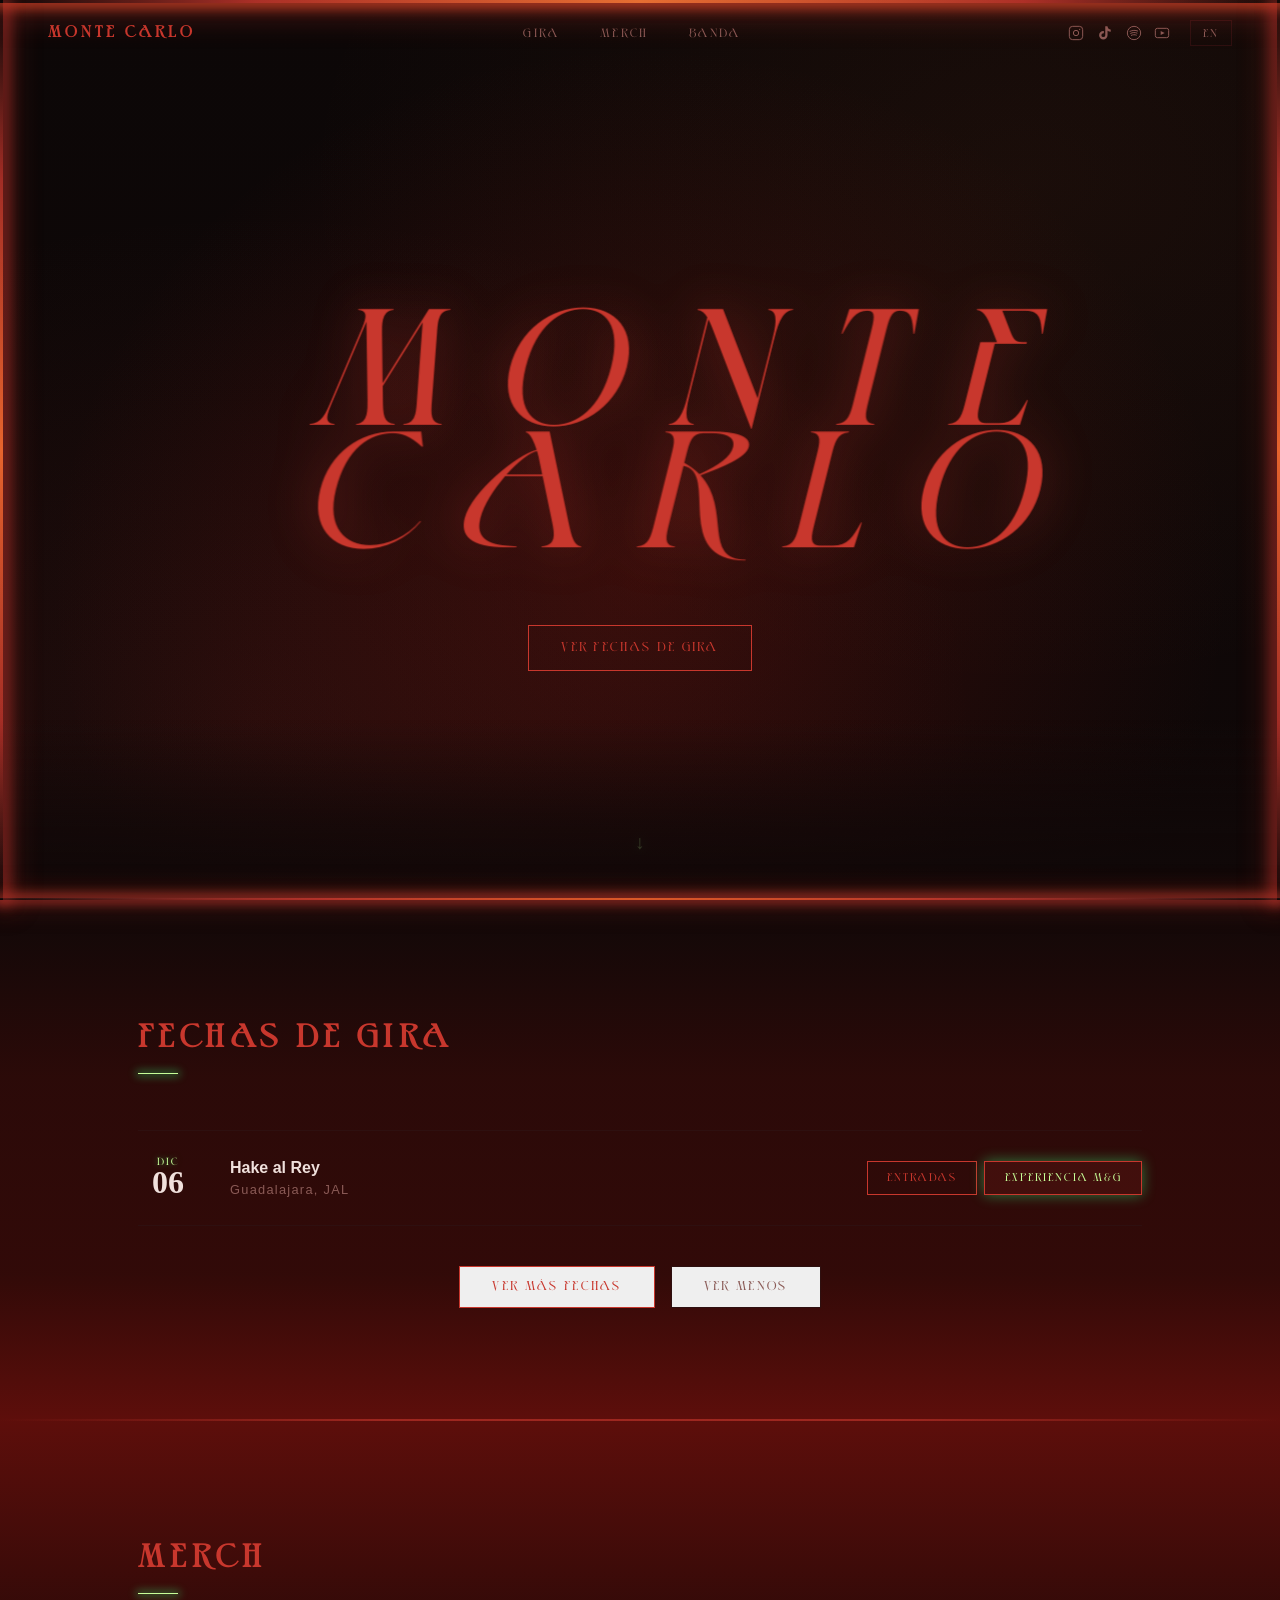
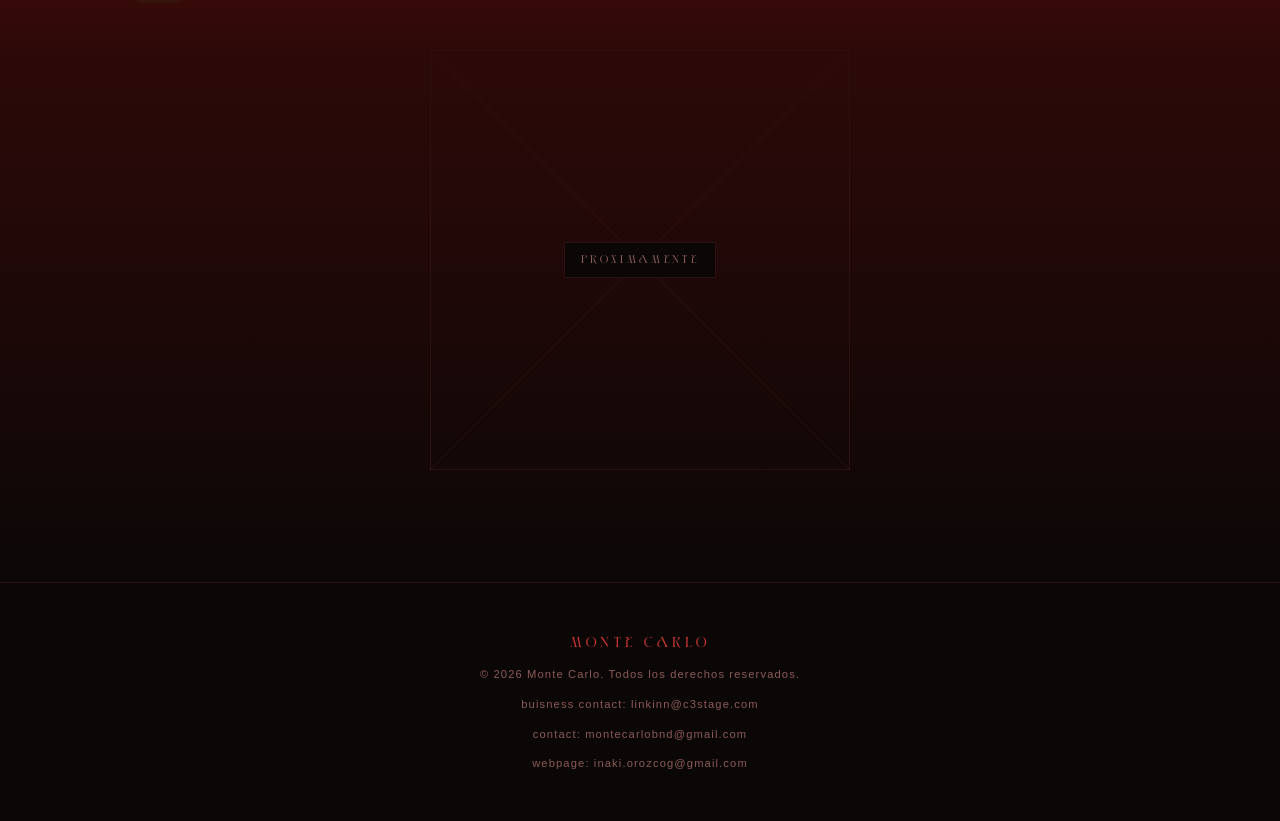
<file: index.html>
<!DOCTYPE html>
<html lang="es">
<head>
  <meta charset="UTF-8" />
  <meta name="viewport" content="width=device-width, initial-scale=1.0" />
  <title>Monte Carlo</title>
  <script>
    // Keep pretty URL by redirecting /index.html to /
    if (window.location.pathname.endsWith("/index.html")) {
      const cleanPath = window.location.pathname.replace(/\/index\.html$/, "/");
      window.location.replace(cleanPath + window.location.search + window.location.hash);
    }
  </script>
  <link rel="stylesheet" href="styles.css?v=20260606" />
</head>
<body>

  <!-- Page edge glow -->
  <div class="edge-glow" aria-hidden="true">
    <span class="edge-glow__left"></span>
    <span class="edge-glow__right"></span>
  </div>

  <!-- NAV -->
  <nav class="nav" id="nav">
    <div class="nav__logo">MONTE CARLO</div>
    <ul class="nav__links">
      <li><a href="#tour"      data-es="Gira"  data-en="Tour">Gira</a></li>
      <li><a href="#merch"     data-es="Merch" data-en="Merch">Merch</a></li>
      <li><a href="members.html" data-es="Banda" data-en="Band">Banda</a></li>
    </ul>
    <div class="nav__right">
      <div class="nav__socials" id="navSocials"></div>
      <button class="lang-toggle" id="langToggle" aria-label="Switch language">EN</button>
    </div>
  </nav>

  <!-- HERO -->
  <section class="hero" id="hero">
    <div class="hero__bg"></div>
    <div class="hero__content">
      <div class="logo reveal">
        <svg class="logo__svg" viewBox="-20 0 640 240" xmlns="http://www.w3.org/2000/svg"
             aria-label="Monte Carlo" overflow="visible">
          <text class="logo__text logo__text--top" x="50%" y="42%" dominant-baseline="middle" text-anchor="middle"
            font-family="'Fragor', 'Georgia', serif"
            font-style="italic" letter-spacing="6" fill="var(--accent)">
            <tspan class="logo__char">M</tspan>
            <tspan class="logo__char">O</tspan>
            <tspan class="logo__char">N</tspan>
            <tspan class="logo__char">T</tspan>
            <tspan class="logo__char">E</tspan>
          </text>
          <text class="logo__text logo__text--bottom" x="50%" y="72%" dominant-baseline="middle" text-anchor="middle"
            font-family="'Fragor', 'Georgia', serif"
            font-style="italic" letter-spacing="6" fill="var(--accent)">
            <tspan class="logo__char">C</tspan>
            <tspan class="logo__char">A</tspan>
            <tspan class="logo__char">R</tspan>
            <tspan class="logo__char">L</tspan>
            <tspan class="logo__char">O</tspan>
          </text>
        </svg>
      
      </div>
      <a href="#tour" class="btn reveal reveal--delay-2"
         data-es="Ver Fechas de Gira"
         data-en="See Tour Dates">
        Ver Fechas de Gira
      </a>
    </div>
    <div class="hero__scroll-hint">&#8595;</div>
  </section>

  <!-- TOUR -->
  <section class="tour" id="tour">
    <div class="tour__inner">
      <h2 class="section__title reveal"
          data-es="Fechas de Gira"
          data-en="Tour Dates">
        Fechas de Gira
      </h2>
      <div class="tour__list" id="tourList"></div>
      <div class="tour__more-wrap" id="tourMoreWrap" hidden>
        <button class="btn tour__more-btn" id="tourMoreBtn"
                data-es="Ver más fechas" data-en="Load more dates">
          Ver más fechas
        </button>
        <button class="btn btn--ghost tour__collapse-btn" id="tourCollapseBtn"
                data-es="Ver menos" data-en="Show less" hidden>
          Ver menos
        </button>
      </div>
    </div>
  </section>

  <!-- MERCH -->
  <section class="merch" id="merch">
    <div class="merch__inner">
      <h2 class="section__title reveal"
          data-es="Merch"
          data-en="Merch">
        Merch
      </h2>
      <div class="merch__coming-soon reveal">
        <span class="merch__coming-soon-text"
              data-es="PROXIMAMENTE"
              data-en="COMING SOON">
          PROXIMAMENTE
        </span>
      </div>
    </div>
  </section>

  <!-- FOOTER -->
  <footer class="footer">
    <p class="footer__logo">MONTE CARLO</p>
    <p class="footer__copy"
       data-es="&copy; 2026 Monte Carlo. Todos los derechos reservados."
       data-en="&copy; 2026 Monte Carlo. All rights reserved.">
      &copy; 2026 Monte Carlo. Todos los derechos reservados.
    </p>
    <p class="footer__copy">buisness contact: linkinn@c3stage.com</p>
    <p class="footer__copy">contact: montecarlobnd@gmail.com</p>
    <p class="footer__copy">webpage: inaki.orozcog@gmail.com</p>
  </footer>

  <script src="socials.js"></script>
  <script src="main.js"></script>
</body>
</html>
</file>
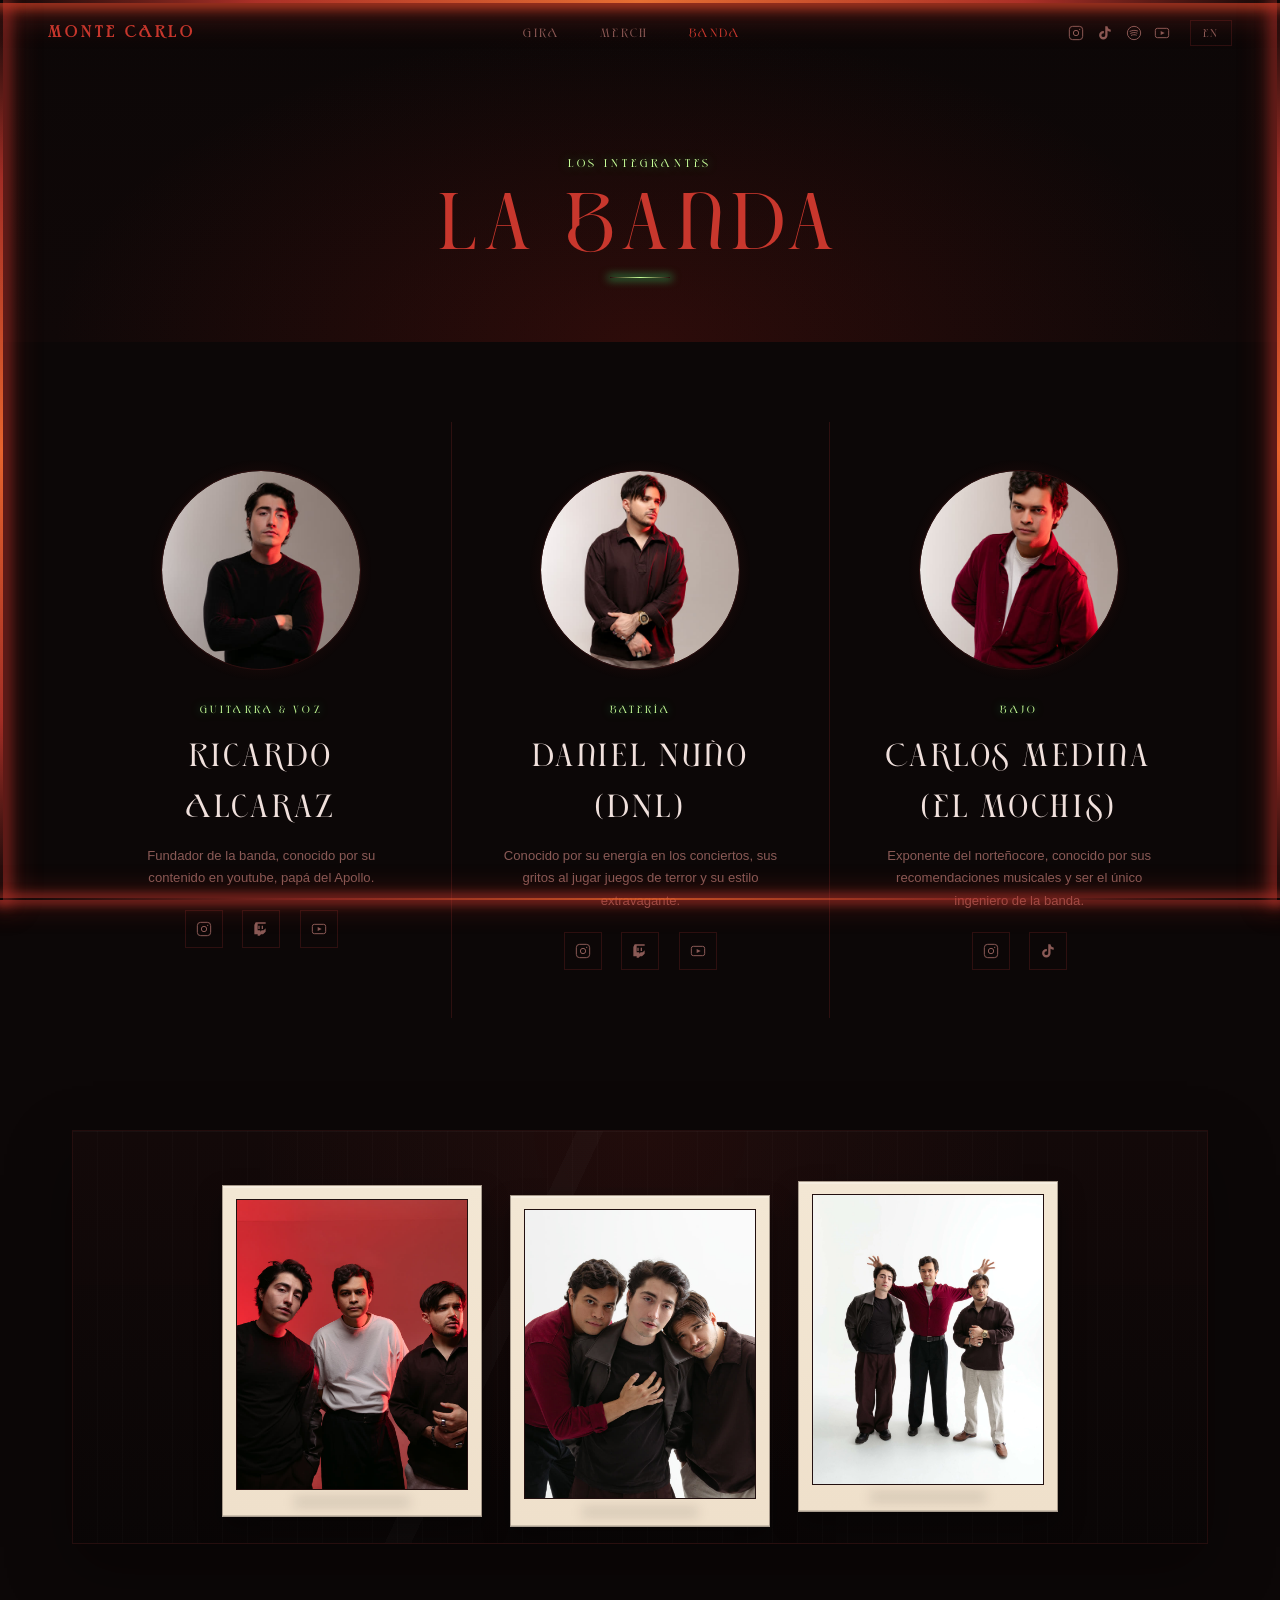
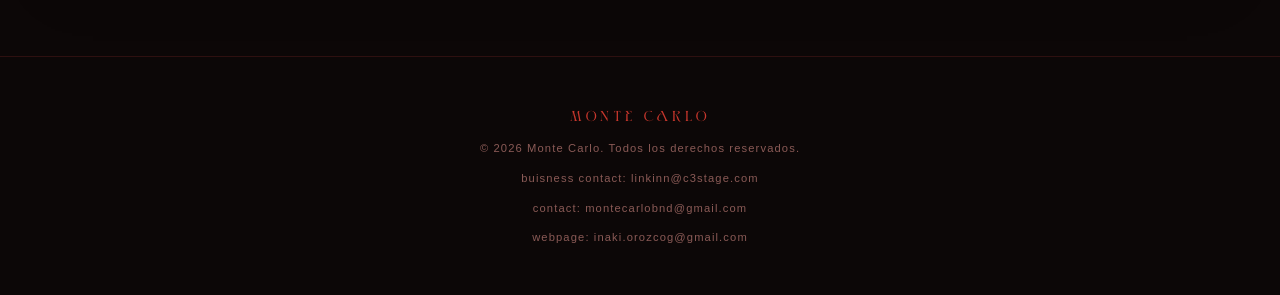
<file: members.html>
<!DOCTYPE html>
<html lang="es">
<head>
  <meta charset="UTF-8" />
  <meta name="viewport" content="width=device-width, initial-scale=1.0" />
  <title>Monte Carlo — Banda</title>
  <link rel="stylesheet" href="styles.css" />
  <link rel="stylesheet" href="members.css" />
</head>
<body>

  <!-- Page edge glow -->
  <div class="edge-glow" aria-hidden="true">
    <span class="edge-glow__left"></span>
    <span class="edge-glow__right"></span>
  </div>

  <!-- NAV -->
  <nav class="nav scrolled" id="nav">
    <a href="/" class="nav__logo">MONTE CARLO</a>
    <ul class="nav__links">
      <li><a href="/#tour"  data-es="Gira"  data-en="Tour">Gira</a></li>
      <li><a href="/#merch" data-es="Merch" data-en="Merch">Merch</a></li>
      <li><a href="members.html" class="nav__link--active" data-es="Banda" data-en="Band">Banda</a></li>
    </ul>
    <div class="nav__right">
      <div class="nav__socials" id="navSocials"></div>
      <button class="lang-toggle" id="langToggle" aria-label="Switch language">EN</button>
    </div>
  </nav>

  <!-- PAGE HEADER -->
  <header class="members-header">
    <div class="members-header__inner">
      <p class="members-header__label reveal" data-es="LOS INTEGRANTES" data-en="THE MEMBERS">LOS INTEGRANTES</p>
      <h1 class="members-header__title reveal reveal--delay-1" data-es="La Banda" data-en="The Band">La Banda</h1>
      <div class="logo__line reveal reveal--delay-2"></div>
    </div>
  </header>

  <!-- MEMBERS -->
  <main class="members-grid" id="membersGrid"></main>

  <!-- PHOTO GALLERY -->
  <section class="member-gallery" id="memberGallery">
    <div class="member-gallery__grid" id="memberGalleryGrid"></div>
  </section>

  <div class="photo-modal" id="photoModal" aria-hidden="true">
    <button class="photo-modal__backdrop" type="button" aria-label="Cerrar imagen"></button>
    <div class="photo-modal__dialog" role="document" aria-label="Vista ampliada de foto">
      <button class="photo-modal__close" type="button" aria-label="Cerrar imagen">×</button>
      <img id="photoModalImage" alt="" />
    </div>
  </div>

  <!-- FOOTER -->
  <footer class="footer">
    <p class="footer__logo">MONTE CARLO</p>
    <p class="footer__copy"
       data-es="&copy; 2026 Monte Carlo. Todos los derechos reservados."
       data-en="&copy; 2026 Monte Carlo. All rights reserved.">
      &copy; 2026 Monte Carlo. Todos los derechos reservados.
    </p>
    <p class="footer__copy">buisness contact: linkinn@c3stage.com</p>
    <p class="footer__copy">contact: montecarlobnd@gmail.com</p>
    <p class="footer__copy">webpage: inaki.orozcog@gmail.com</p>
  </footer>

  <script src="socials.js"></script>
  <script src="members.js"></script>
</body>
</html>
</file>
<file: styles.css>
/* ── Fonts ───────────────────────────────────────────────── */
@font-face {
  font-family: 'Fragor';
  src: url('resources/Fragor-DemoVersion-Regular.otf') format('opentype');
  font-weight: normal;
  font-style: normal;
  font-display: swap;
}

/* ── Variables ──────────────────────────────────────────── */
:root {
  --bg:       #0c0707;
  --surface:  #140a0a;
  --border:   #2e1010;
  --accent:   #c8372d;
  --accent2:  #d4612a;
  --neon:     #c8ff98;
  --text:     #f0e0dc;
  --muted:    #8a5a56;
  --radius:   4px;
  --font-sans: 'Fragor', 'Georgia', 'Times New Roman', serif;
}

/* ── Reset ──────────────────────────────────────────────── */
*, *::before, *::after { box-sizing: border-box; margin: 0; padding: 0; }
html { scroll-behavior: smooth; }
body {
  background: var(--bg);
  color: var(--text);
  font-family: var(--font-sans);
  line-height: 1.6;
  overflow-x: hidden;
}
a { color: inherit; text-decoration: none; }
ul { list-style: none; }

/* ── Page edge glow ─────────────────────────────────────── */
.edge-glow {
  pointer-events: none;
  position: fixed;
  inset: 0;
  z-index: 9999;
}
.edge-glow::before,
.edge-glow::after {
  content: '';
  position: absolute;
}
/* top edge */
.edge-glow::before {
  top: 0; left: 0; right: 0;
  height: 3px;
  background: linear-gradient(90deg,
    transparent       0%,
    rgba(200, 55, 45, 0.85) 20%,
    rgba(230, 110, 50, 1)   50%,
    rgba(200, 55, 45, 0.85) 80%,
    transparent       100%
  );
  box-shadow:
    0 0 12px 6px  rgba(220, 70, 40, 0.7),
    0 0 32px 10px rgba(200, 55, 45, 0.4);
  animation: edge-pulse 5s ease-in-out infinite;
}
/* bottom edge */
.edge-glow::after {
  bottom: 0; left: 0; right: 0;
  height: 2px;
  background: linear-gradient(90deg,
    transparent       0%,
    rgba(200, 55, 45, 0.65) 25%,
    rgba(220, 90, 40, 0.9)  50%,
    rgba(200, 55, 45, 0.65) 75%,
    transparent       100%
  );
  box-shadow:
    0 0 10px 5px  rgba(200, 55, 45, 0.5),
    0 0 24px 8px  rgba(200, 55, 45, 0.25);
}
/* left + right edges */
.edge-glow__left,
.edge-glow__right {
  position: absolute;
  top: 0; bottom: 0;
  width: 3px;
}
.edge-glow__left {
  left: 0;
  background: linear-gradient(180deg,
    transparent       0%,
    rgba(200, 55, 45, 0.8)  20%,
    rgba(230, 100, 45, 1)   50%,
    rgba(200, 55, 45, 0.8)  80%,
    transparent       100%
  );
  box-shadow:
    2px 0 14px 5px rgba(200, 55, 45, 0.55),
    2px 0 30px 8px rgba(200, 55, 45, 0.25);
  animation: edge-pulse 5s ease-in-out infinite;
  animation-delay: 0.5s;
}
.edge-glow__right {
  right: 0;
  background: linear-gradient(180deg,
    transparent       0%,
    rgba(200, 55, 45, 0.8)  20%,
    rgba(230, 100, 45, 1)   50%,
    rgba(200, 55, 45, 0.8)  80%,
    transparent       100%
  );
  box-shadow:
    -2px 0 14px 5px rgba(200, 55, 45, 0.55),
    -2px 0 30px 8px rgba(200, 55, 45, 0.25);
  animation: edge-pulse 5s ease-in-out infinite;
  animation-delay: 1s;
}
@keyframes edge-pulse {
  0%, 100% { opacity: 0.75; }
  50%       { opacity: 1; }
}

/* ── Reveal animation ───────────────────────────────────── */
.reveal {
  opacity: 0;
  transform: translateY(32px);
  transition: opacity 0.7s ease, transform 0.7s ease;
}
.reveal.reveal--delay-1 { transition-delay: 0.15s; }
.reveal.reveal--delay-2 { transition-delay: 0.30s; }
.reveal.reveal--delay-3 { transition-delay: 0.45s; }
.reveal.is-visible {
  opacity: 1;
  transform: translateY(0);
}

/* ── Button ─────────────────────────────────────────────── */
.btn {
  display: inline-block;
  padding: 0.75rem 2rem;
  border: 1px solid var(--accent);
  color: var(--accent);
  font-family: var(--font-sans);
  font-size: 0.8rem;
  letter-spacing: 0.18em;
  text-transform: uppercase;
  cursor: pointer;
  transition: background 0.25s, color 0.25s;
}
.btn:hover {
  background: var(--accent);
  color: var(--bg);
}
.btn--sm {
  padding: 0.45rem 1.2rem;
  font-size: 0.7rem;
}
.btn--ghost {
  border-color: var(--border);
  color: var(--muted);
}
.btn--ghost:hover {
  background: var(--border);
  color: var(--text);
}

.btn--mg {
  border-color: var(--accent);
  color: var(--neon);
  background: rgba(200, 55, 45, 0.12);
  box-shadow: 0 0 14px rgba(47, 255, 126, 0.45);
}
.btn--mg:hover {
  background: var(--accent);
  color: var(--neon);
  box-shadow: 0 0 20px rgba(47, 255, 126, 0.7);
}

.btn--disabled,
.btn--disabled:hover {
  border-color: var(--border);
  color: var(--muted);
  background: transparent;
  cursor: not-allowed;
  pointer-events: none;
}

/* ── Nav ────────────────────────────────────────────────── */
.nav {
  position: fixed;
  top: 0; left: 0; right: 0;
  z-index: 100;
  display: flex;
  align-items: center;
  justify-content: space-between;
  padding: 1.25rem 3rem;
  background: transparent;
  transition: background 0.4s, backdrop-filter 0.4s;
}
.nav.scrolled {
  background: rgba(12, 7, 7, 0.92);
  backdrop-filter: blur(8px);
  border-bottom: 1px solid var(--border);
}
.nav__logo {
  font-size: 1rem;
  letter-spacing: 0.25em;
  font-weight: 700;
  color: var(--accent);
  text-decoration: none;
}
.nav__links {
  display: flex;
  gap: 2.5rem;
}
.nav__links a {
  font-size: 0.75rem;
  letter-spacing: 0.2em;
  text-transform: uppercase;
  color: var(--muted);
  transition: color 0.2s;
}
.nav__links a:hover { color: var(--accent); }

.nav__right {
  display: flex;
  align-items: center;
  gap: 1.2rem;
}
.nav__socials {
  display: flex;
  align-items: center;
  gap: 0.8rem;
}
.nav__social {
  display: flex;
  align-items: center;
  justify-content: center;
  color: var(--muted);
  transition: color 0.2s, transform 0.2s;
}
.nav__social svg {
  width: 16px;
  height: 16px;
}
.nav__social:hover {
  color: var(--neon);
  filter: drop-shadow(0 0 4px rgba(47, 255, 126, 0.6));
  transform: translateY(-2px);
}

.lang-toggle {
  background: transparent;
  border: 1px solid var(--border);
  color: var(--muted);
  font-family: var(--font-sans);
  font-size: 0.7rem;
  letter-spacing: 0.2em;
  padding: 0.35rem 0.75rem;
  cursor: pointer;
  transition: border-color 0.2s, color 0.2s;
}
.lang-toggle:hover {
  border-color: var(--accent);
  color: var(--accent);
}

/* ── Hero ───────────────────────────────────────────────── */
.hero {
  position: relative;
  min-height: 100vh;
  display: flex;
  align-items: center;
  justify-content: center;
  overflow: hidden;
}
.hero::before {
  content: '';
  position: absolute;
  left: 0;
  right: 0;
  bottom: -2px;
  height: 4px;
  pointer-events: none;
  background: linear-gradient(90deg,
    transparent 0%,
    rgba(200, 55, 45, 0.65) 25%,
    rgba(220, 90, 40, 0.9) 50%,
    rgba(200, 55, 45, 0.65) 75%,
    transparent 100%
  );
  box-shadow: 0 0 18px rgba(220,100,45,0.45), 0 1px 0 rgba(255,255,255,0.03) inset;
  z-index: 3;
}
.hero::after {
  content: '';
  position: absolute;
  left: 0;
  right: 0;
  bottom: 0;
  height: 180px;
  pointer-events: none;
  z-index: 2;
  background: linear-gradient(
    180deg,
    rgba(12, 7, 7, 0) 0%,
    rgba(16, 8, 8, 0.72) 58%,
    rgba(16, 8, 8, 1) 100%
  );
}
.hero__bg {
  position: absolute;
  inset: 0;
  background:
    radial-gradient(ellipse at 50% 65%, rgba(180, 30, 20, 0.22) 0%, transparent 65%),
    radial-gradient(ellipse at 20% 80%, rgba(200, 55, 45, 0.10) 0%, transparent 50%),
    radial-gradient(ellipse at 80% 20%, rgba(212, 97, 42, 0.07) 0%, transparent 50%),
    linear-gradient(180deg, #0c0707 0%, #100808 100%);
  animation: pulse-bg 8s ease-in-out infinite;
}
@keyframes pulse-bg {
  0%, 100% { opacity: 1; }
  50%       { opacity: 0.7; }
}
.hero__content {
  position: relative;
  text-align: center;
  padding: 2rem;
  display: flex;
  flex-direction: column;
  align-items: center;
  gap: 1.8rem;
}
.logo {
  display: flex;
  flex-direction: column;
  align-items: center;
  gap: 0.5rem;
}
.logo { transform: translateX(-2%); }
.logo__svg {
  width: min(980px, 98vw);
  height: auto;
  filter: drop-shadow(0 0 24px rgba(200, 55, 45, 0.4));
  animation: logo-glow 4s ease-in-out infinite;
}
/* Desktop logo sizing & centering */
.logo__svg .logo__text--top,
.logo__svg .logo__text--bottom {
  font-size: 108px;
  text-anchor: middle;
  line-height: 0.95;
  transform-box: fill-box;
  transform-origin: 50% 50%;
}
/* Add a small vertical offset to increase inter-line spacing */
.logo__svg .logo__text--bottom {
  transform: translateY(8px);
}
@keyframes logo-glow {
  0%, 100% { filter: drop-shadow(0 0 20px rgba(200, 55, 45, 0.35)); }
  50%       { filter: drop-shadow(0 0 50px rgba(200, 55, 45, 0.7)); }
}
.logo__line {
  width: 60px;
  height: 1px;
  background: linear-gradient(90deg, transparent, var(--neon), transparent);
  box-shadow: 0 0 8px 2px rgba(47, 255, 126, 0.5);
  animation: line-expand 1.4s ease forwards;
  transform-origin: center;
  transform: scaleX(0);
}
@keyframes line-expand {
  to { transform: scaleX(1); }
}
.hero__tagline {
  font-size: 0.85rem;
  letter-spacing: 0.3em;
  text-transform: uppercase;
  color: var(--muted);
}

/* Per-letter logo hover glow */
.logo__svg text { pointer-events: visiblePainted; }
.logo__svg .logo__char {
  transition: fill 0.18s ease, filter 0.22s ease, transform 0.18s ease;
  cursor: default;
  pointer-events: all;
  fill: var(--accent);
  transform-box: fill-box;
  transform-origin: 50% 50%;
  will-change: transform, filter, fill;
}
.logo__svg .logo__char:hover {
  fill: var(--neon);
  filter:
    drop-shadow(0 0 18px rgba(47,255,126,0.95))
    drop-shadow(0 0 42px rgba(47,255,126,0.55))
    drop-shadow(0 0 70px rgba(47,255,126,0.25));
  transform: translateY(-6px) scale(1.04);
}
.logo__svg .logo__char:active { transform: translateY(-3px) scale(1.02); }

.logo__text--top,
.logo__text--bottom {
  dominant-baseline: middle;
}
.hero__scroll-hint {
  position: absolute;
  bottom: 2.5rem;
  left: 50%;
  transform: translateX(-50%);
  color: var(--neon);
  font-size: 1.2rem;
  text-shadow: 0 0 10px rgba(47, 255, 126, 0.7);
  animation: bounce 2s ease-in-out infinite;
}
@keyframes bounce {
  0%, 100% { transform: translateX(-50%) translateY(0); }
  50%       { transform: translateX(-50%) translateY(8px); }
}

/* ── Section commons ────────────────────────────────────── */
.section {
  padding: 7rem 3rem;
  max-width: 1100px;
  margin: 0 auto;
}
.section__title {
  font-size: clamp(1.4rem, 3vw, 2rem);
  letter-spacing: 0.2em;
  text-transform: uppercase;
  color: var(--accent);
  margin-bottom: 3.5rem;
  position: relative;
  display: inline-block;
}
.section__title::after {
  content: '';
  display: block;
  width: 40px;
  height: 1px;
  background: var(--neon);
  box-shadow: 0 0 8px 2px rgba(47, 255, 126, 0.45);
  margin-top: 0.6rem;
}

.section__status {
  font-size: 0.68rem;
  letter-spacing: 0.28em;
  color: var(--neon);
  text-transform: uppercase;
  margin-bottom: 0.85rem;
  text-shadow: 0 0 8px rgba(47, 255, 126, 0.35);
}

/* ── Tour ───────────────────────────────────────────────── */
.tour {
  position: relative;
  width: 100%;
  background:
    linear-gradient(180deg,
      rgba(16,  8,  8, 1)    0%,
      rgba(55, 11,  9, 0.72) 34%,
      rgba(120, 15, 10, 0.35) 72%,
      rgba(160, 20, 14, 0.55) 100%
    ),
    var(--bg);
  padding: 7rem 0;
}
.tour::before {
  content: '';
  position: absolute;
  bottom: 0; left: 0; right: 0;
  height: 1px;
  background: linear-gradient(90deg,
    transparent 0%,
    rgba(200, 55, 45, 0.6) 30%,
    rgba(200, 55, 45, 0.6) 70%,
    transparent 100%
  );
}
.tour__inner {
  max-width: 1100px;
  margin: 0 auto;
  padding: 0 3rem;
}
.tour__list {
  display: flex;
  flex-direction: column;
  gap: 0;
}
.tour__item {
  display: flex;
  align-items: center;
  gap: 2rem;
  padding: 1.5rem 0;
  border-bottom: 1px solid var(--border);
  transition: background 0.2s;
}
.tour__item:first-child { border-top: 1px solid var(--border); }
.tour__item:hover { background: rgba(200, 55, 45, 0.05); }
.tour__date {
  min-width: 60px;
  display: flex;
  flex-direction: column;
  align-items: center;
  line-height: 1;
}
.tour__month {
  font-size: 0.65rem;
  letter-spacing: 0.2em;
  color: var(--neon);
  text-shadow: 0 0 6px rgba(47, 255, 126, 0.6);
  text-transform: uppercase;
}
.tour__day {
  font-size: 2rem;
  font-weight: 700;
  color: var(--text);
}
/* Show happening today: "HOY" in place of the date, with a soft green glow behind it */
.tour__today {
  position: relative;
  isolation: isolate;
  font-size: 1.35rem;
  letter-spacing: 0.08em;
  color: var(--neon);
  text-shadow: 0 0 8px rgba(47, 255, 126, 0.7);
}
.tour__today::before {
  content: '';
  position: absolute;
  inset: -1.1em -0.9em;
  z-index: -1;
  border-radius: 50%;
  background: radial-gradient(closest-side, rgba(110, 255, 140, 0.65), rgba(47, 255, 126, 0.25) 55%, transparent);
  animation: today-glow 2.4s ease-in-out infinite;
}
@keyframes today-glow {
  0%, 100% { opacity: 0.7;  transform: scale(0.92); }
  50%      { opacity: 1;    transform: scale(1.1); }
}
@media (prefers-reduced-motion: reduce) {
  .tour__today::before { animation: none; }
}
.tour__info { flex: 1; }
.tour__venue {
  font-size: 1rem;
  font-weight: 600;
  font-family: Arial, Helvetica, sans-serif;
}
.tour__city {
  font-size: 0.8rem;
  color: var(--muted);
  letter-spacing: 0.1em;
  font-family: Arial, Helvetica, sans-serif;
}

.tour__action {
  display: flex;
  flex-direction: row;
  flex-wrap: wrap;
  align-items: center;
  justify-content: flex-end;
  gap: 0.45rem;
}

.tour__status {
  font-size: 0.62rem;
  letter-spacing: 0.25em;
  text-transform: uppercase;
  color: var(--neon);
  text-shadow: 0 0 8px rgba(47, 255, 126, 0.3);
}

.tour__more-wrap {
  margin-top: 2.5rem;
  text-align: center;
  display: flex;
  justify-content: center;
  gap: 1rem;
  flex-wrap: wrap;
}

/* ── Meet & Greet banner ────────────────────────────────── */
.tour__mg-card {
  display: flex;
  align-items: center;
  justify-content: space-between;
  gap: 1.5rem;
  margin-bottom: 2.5rem;
  padding: 1.25rem 1.75rem;
  border: 1px solid var(--accent);
  border-radius: 4px;
  background: rgba(200, 55, 45, 0.07);
}

.tour__mg-card:hover { background: rgba(200, 55, 45, 0.13); }

.tour__mg-label {
  font-size: 0.6rem;
  letter-spacing: 0.25em;
  text-transform: uppercase;
  color: var(--neon);
  margin-bottom: 0.3rem;
}

.tour__mg-title {
  font-size: 1rem;
  font-weight: 700;
  font-family: Arial, Helvetica, sans-serif;
  color: var(--text);
  margin-bottom: 0.25rem;
}

.tour__mg-desc {
  font-size: 0.8rem;
  color: var(--muted);
  letter-spacing: 0.05em;
}

@media (max-width: 600px) {
  .tour__mg-card { flex-wrap: wrap; }
}

/* ── Merch ──────────────────────────────────────────────── */
.merch {
  position: relative;
  width: 100%;
  background:
    linear-gradient(180deg,
      rgba(160, 20, 14, 0.55)  0%,
      rgba(120, 15, 10, 0.30) 30%,
      rgba(20,  5,  5, 0.0)  100%
    ),
    var(--bg);
  padding: 7rem 0;
}
.merch::before {
  content: '';
  position: absolute;
  top: 0; left: 0; right: 0;
  height: 1px;
  background: linear-gradient(90deg,
    transparent 0%,
    rgba(200, 55, 45, 0.6) 30%,
    rgba(200, 55, 45, 0.6) 70%,
    transparent 100%
  );
}
.merch__inner {
  max-width: 1100px;
  margin: 0 auto;
  padding: 0 3rem;
}
.merch__coming-soon {
  position: relative;
  width: min(420px, 100%);
  aspect-ratio: 1;
  margin: 0 auto;
  border: 1px solid var(--border);
  display: flex;
  align-items: center;
  justify-content: center;
  overflow: hidden;
}

.merch__coming-soon::before,
.merch__coming-soon::after {
  content: '';
  position: absolute;
  inset: 0;
  pointer-events: none;
}

.merch__coming-soon::before {
  background: linear-gradient(
    to bottom right,
    transparent calc(50% - 0.5px),
    var(--border) calc(50% - 0.5px),
    var(--border) calc(50% + 0.5px),
    transparent calc(50% + 0.5px)
  );
}

.merch__coming-soon::after {
  background: linear-gradient(
    to bottom left,
    transparent calc(50% - 0.5px),
    var(--border) calc(50% - 0.5px),
    var(--border) calc(50% + 0.5px),
    transparent calc(50% + 0.5px)
  );
}

.merch__coming-soon-text {
  position: relative;
  z-index: 1;
  font-size: 0.7rem;
  letter-spacing: 0.3em;
  text-transform: uppercase;
  color: var(--muted);
  background: var(--bg);
  padding: 0.5rem 1rem;
  border: 1px solid var(--border);
}


/* ── Footer ─────────────────────────────────────────────── */
.footer {
  border-top: 1px solid var(--border);
  padding: 3rem;
  text-align: center;
  display: flex;
  flex-direction: column;
  gap: 0.75rem;
}
.footer__logo {
  font-size: 0.9rem;
  letter-spacing: 0.3em;
  color: var(--accent);
}
.footer__copy {
  font-family: Arial, Helvetica, sans-serif;
  font-size: 0.7rem;
  color: var(--muted);
  letter-spacing: 0.1em;
}

/* ── Responsive ─────────────────────────────────────────── */
@media (max-width: 640px) {
  .nav { padding: 1rem 1.5rem; }
  .nav__links { gap: 1.5rem; }
  .section { padding: 5rem 1.5rem; }
  .tour  { padding: 5rem 0; }
  .merch { padding: 5rem 0; }
  .tour__inner  { padding: 0 1.5rem; }
  .merch__inner { padding: 0 1.5rem; }
  .tour__item { flex-wrap: wrap; gap: 1rem; }
  .tour__action { align-items: flex-start; }
.nav__socials { display: none; }
  .logo__svg {
    width: min(500px, 96vw);
  }
  .logo__svg .logo__text--top,
  .logo__svg .logo__text--bottom {
    font-size: 96px !important;
    letter-spacing: 0.5px;
  }
  .hero .btn {
    padding: 0.6rem 1.2rem;
    font-size: 0.66rem;
    letter-spacing: 0.16em;
  }
}
</file>
<file: members.css>
/* ── Members header ─────────────────────────────────────── */
.members-header {
  min-height: 38vh;
  display: flex;
  align-items: flex-end;
  justify-content: center;
  padding: 8rem 2rem 4rem;
  position: relative;
  text-align: center;
  background:
    radial-gradient(ellipse at 50% 100%, rgba(180, 30, 20, 0.18) 0%, transparent 65%),
    linear-gradient(180deg, #0c0707 0%, #100808 100%);
}
.members-header__inner {
  display: flex;
  flex-direction: column;
  align-items: center;
  gap: 0.75rem;
}
.members-header__label {
  font-size: 0.7rem;
  letter-spacing: 0.35em;
  color: var(--neon);
  text-shadow: 0 0 10px rgba(47, 255, 126, 0.5);
  text-transform: uppercase;
}
.members-header__title {
  font-size: clamp(2.5rem, 7vw, 5rem);
  letter-spacing: 0.12em;
  color: var(--accent);
  font-weight: 400;
  line-height: 1;
}

/* ── Members grid ───────────────────────────────────────── */
.members-grid {
  display: grid;
  grid-template-columns: repeat(3, 1fr);
  gap: 0;
  max-width: 1200px;
  margin: 5rem auto 7rem;
  padding: 0 2rem;
}

/* ── Photo gallery ──────────────────────────────────────── */
.member-gallery {
  max-width: 1200px;
  margin: 0 auto 7rem;
  padding: 0 2rem;
}
.member-gallery__heading {
  text-align: center;
  margin-bottom: 2rem;
}
.member-gallery__label {
  font-size: 0.68rem;
  letter-spacing: 0.35em;
  color: var(--neon);
  text-transform: uppercase;
  text-shadow: 0 0 10px rgba(47, 255, 126, 0.35);
}
.member-gallery__title {
  margin-top: 0.75rem;
  font-size: clamp(1.5rem, 3vw, 2.5rem);
  letter-spacing: 0.12em;
  font-weight: 400;
  color: var(--text);
}
.member-gallery__grid {
  display: flex;
  flex-wrap: wrap;
  justify-content: center;
  gap: 1.75rem;
  padding: 2rem 1.5rem 1rem;
  border: 1px solid rgba(46, 16, 16, 0.7);
  background:
    radial-gradient(circle at top, rgba(200, 55, 45, 0.08), transparent 55%),
    linear-gradient(180deg, rgba(20, 10, 10, 0.9), rgba(10, 6, 6, 0.95));
  box-shadow: inset 0 1px 0 rgba(255, 255, 255, 0.03), 0 24px 60px rgba(0, 0, 0, 0.35);
  position: relative;
  overflow: hidden;
}
.member-gallery__grid::before {
  content: '';
  position: absolute;
  inset: 0;
  background:
    linear-gradient(115deg, transparent 0 38%, rgba(255, 255, 255, 0.02) 38% 40%, transparent 40% 100%),
    repeating-linear-gradient(90deg, transparent 0 24px, rgba(255, 255, 255, 0.015) 24px 25px);
  pointer-events: none;
}

.gallery-photo {
  appearance: none;
  border: none;
  background: transparent;
  padding: 0;
  cursor: pointer;
  position: relative;
  width: min(100%, 280px);
  flex: 0 1 260px;
  transform: translateY(var(--photo-offset-y, 0)) rotate(var(--photo-rotate, 0deg));
  transition: transform 0.25s ease, filter 0.25s ease;
  z-index: 1;
}
.gallery-photo:hover {
  transform: translateY(calc(var(--photo-offset-y, 0) - 10px)) rotate(var(--photo-rotate, 0deg)) scale(1.02);
  z-index: 2;
}
.gallery-photo__frame {
  position: relative;
  display: block;
  padding: 0.8rem 0.8rem 1.65rem;
  background: linear-gradient(180deg, #f3e7d4 0%, #efe0cb 100%);
  border: 1px solid rgba(30, 18, 16, 0.35);
  box-shadow:
    0 12px 24px rgba(0, 0, 0, 0.35),
    0 2px 0 rgba(255, 255, 255, 0.25) inset,
    0 -1px 0 rgba(0, 0, 0, 0.15) inset;
}
.gallery-photo__frame::after {
  content: '';
  position: absolute;
  left: 50%;
  bottom: 0.55rem;
  width: 45%;
  height: 10px;
  transform: translateX(-50%);
  background: rgba(20, 10, 10, 0.12);
  filter: blur(6px);
  pointer-events: none;
}
.gallery-photo img {
  display: block;
  width: 100%;
  aspect-ratio: 4 / 5;
  object-fit: cover;
  border: 1px solid rgba(46, 16, 16, 0.4);
  background: #1a1110;
}
.gallery-photo:nth-child(3n + 1) { margin-top: 0.8rem; }
.gallery-photo:nth-child(3n + 2) { margin-top: 2rem; }
.gallery-photo:nth-child(3n + 3) { margin-top: 0.2rem; }

/* Dividers between columns */
.member + .member {
  border-left: 1px solid var(--border);
}

/* ── Member card ────────────────────────────────────────── */
.member {
  display: flex;
  flex-direction: column;
  align-items: center;
  padding: 3rem 2.5rem;
  gap: 2rem;
  text-align: center;
}

/* Photo */
.member__photo-wrap {
  position: relative;
  width: 200px;
  height: 200px;
}
.member__photo {
  width: 100%;
  height: 100%;
  border-radius: 50%;
  background: var(--surface);
  border: 1px solid var(--border);
  display: flex;
  align-items: center;
  justify-content: center;
  overflow: hidden;
  position: relative;
  z-index: 1;
}
.member__photo img {
  width: 100%;
  height: 100%;
  object-fit: cover;
  border-radius: 50%;
}
.member__photo-placeholder {
  font-size: 0.6rem;
  letter-spacing: 0.3em;
  color: var(--border);
  text-transform: uppercase;
}
.member__photo-glow {
  position: absolute;
  inset: -12px;
  border-radius: 50%;
  background: radial-gradient(circle,
    rgba(47, 255, 126, 0.12) 0%,
    rgba(200, 55, 45, 0.10) 50%,
    transparent 70%
  );
  animation: photo-pulse 5s ease-in-out infinite;
  z-index: 0;
}
@keyframes photo-pulse {
  0%, 100% { opacity: 0.55; transform: scale(1); }
  50%       { opacity: 1;    transform: scale(1.07); }
}

/* Info */
.member__info {
  display: flex;
  flex-direction: column;
  align-items: center;
  gap: 0.75rem;
}
.member__role {
  font-size: 0.65rem;
  letter-spacing: 0.3em;
  text-transform: uppercase;
  color: var(--neon);
  text-shadow: 0 0 8px rgba(47, 255, 126, 0.5);
}
.member__name {
  font-size: clamp(1.4rem, 2.5vw, 2rem);
  letter-spacing: 0.12em;
  color: var(--text);
  font-weight: 400;
}
.member__bio {
  font-family: Arial, Helvetica, sans-serif;
  font-size: 0.82rem;
  color: var(--muted);
  line-height: 1.7;
  max-width: 280px;
}

/* Social icons */
.member__socials {
  display: flex;
  gap: 1.2rem;
  margin-top: 0.5rem;
}
.member__social-link {
  width: 38px;
  height: 38px;
  display: flex;
  align-items: center;
  justify-content: center;
  border: 1px solid var(--border);
  color: var(--muted);
  transition: border-color 0.2s, color 0.2s, transform 0.2s;
}
.member__social-link svg {
  width: 16px;
  height: 16px;
}
.member__social-link:hover {
  border-color: var(--neon);
  color: var(--neon);
  box-shadow: 0 0 12px rgba(47, 255, 126, 0.3);
  transform: translateY(-3px);
}

/* Active nav link */
.nav__link--active {
  color: var(--accent) !important;
}

.footer__copy {
  font-family: Arial, Helvetica, sans-serif;
}

/* ── Photo modal ────────────────────────────────────────── */
body.photo-modal-open {
  overflow: hidden;
}
.photo-modal {
  position: fixed;
  inset: 0;
  z-index: 10001;
  opacity: 0;
  pointer-events: none;
  transition: opacity 0.2s ease;
}
.photo-modal.is-open {
  opacity: 1;
  pointer-events: auto;
}
.photo-modal__backdrop {
  position: absolute;
  inset: 0;
  border: 0;
  background: rgba(5, 3, 3, 0.88);
  backdrop-filter: blur(10px);
  cursor: zoom-out;
}
.photo-modal__dialog {
  position: relative;
  z-index: 1;
  width: min(92vw, 1100px);
  height: min(90vh, 92vw);
  margin: 5vh auto 0;
  display: flex;
  align-items: center;
  justify-content: center;
  padding: 1rem;
}
.photo-modal__dialog img {
  max-width: 100%;
  max-height: 100%;
  object-fit: contain;
  border: 12px solid #f3e7d4;
  box-shadow: 0 18px 60px rgba(0, 0, 0, 0.65);
  background: #111;
}
.photo-modal__close {
  position: absolute;
  top: -6px;
  right: 2px;
  width: 2.4rem;
  height: 2.4rem;
  border: 1px solid rgba(240, 224, 220, 0.2);
  background: rgba(12, 7, 7, 0.92);
  color: var(--text);
  font-size: 1.7rem;
  line-height: 1;
  cursor: pointer;
}

/* ── Responsive ─────────────────────────────────────────── */
@media (max-width: 900px) {
  .members-grid {
    grid-template-columns: 1fr;
    gap: 0;
  }
  .member + .member {
    border-left: none;
    border-top: 1px solid var(--border);
  }
  .member__photo-wrap { width: 160px; height: 160px; }
  .member-gallery,
  .members-grid {
    padding-left: 1rem;
    padding-right: 1rem;
  }
  .member-gallery__grid {
    padding: 1.25rem 1rem 0.75rem;
    gap: 1.1rem;
  }
  .gallery-photo {
    flex-basis: 220px;
  }
  .photo-modal__dialog {
    width: 94vw;
    height: 86vh;
    margin-top: 7vh;
  }
  .photo-modal__dialog img {
    border-width: 8px;
  }
}
</file>
